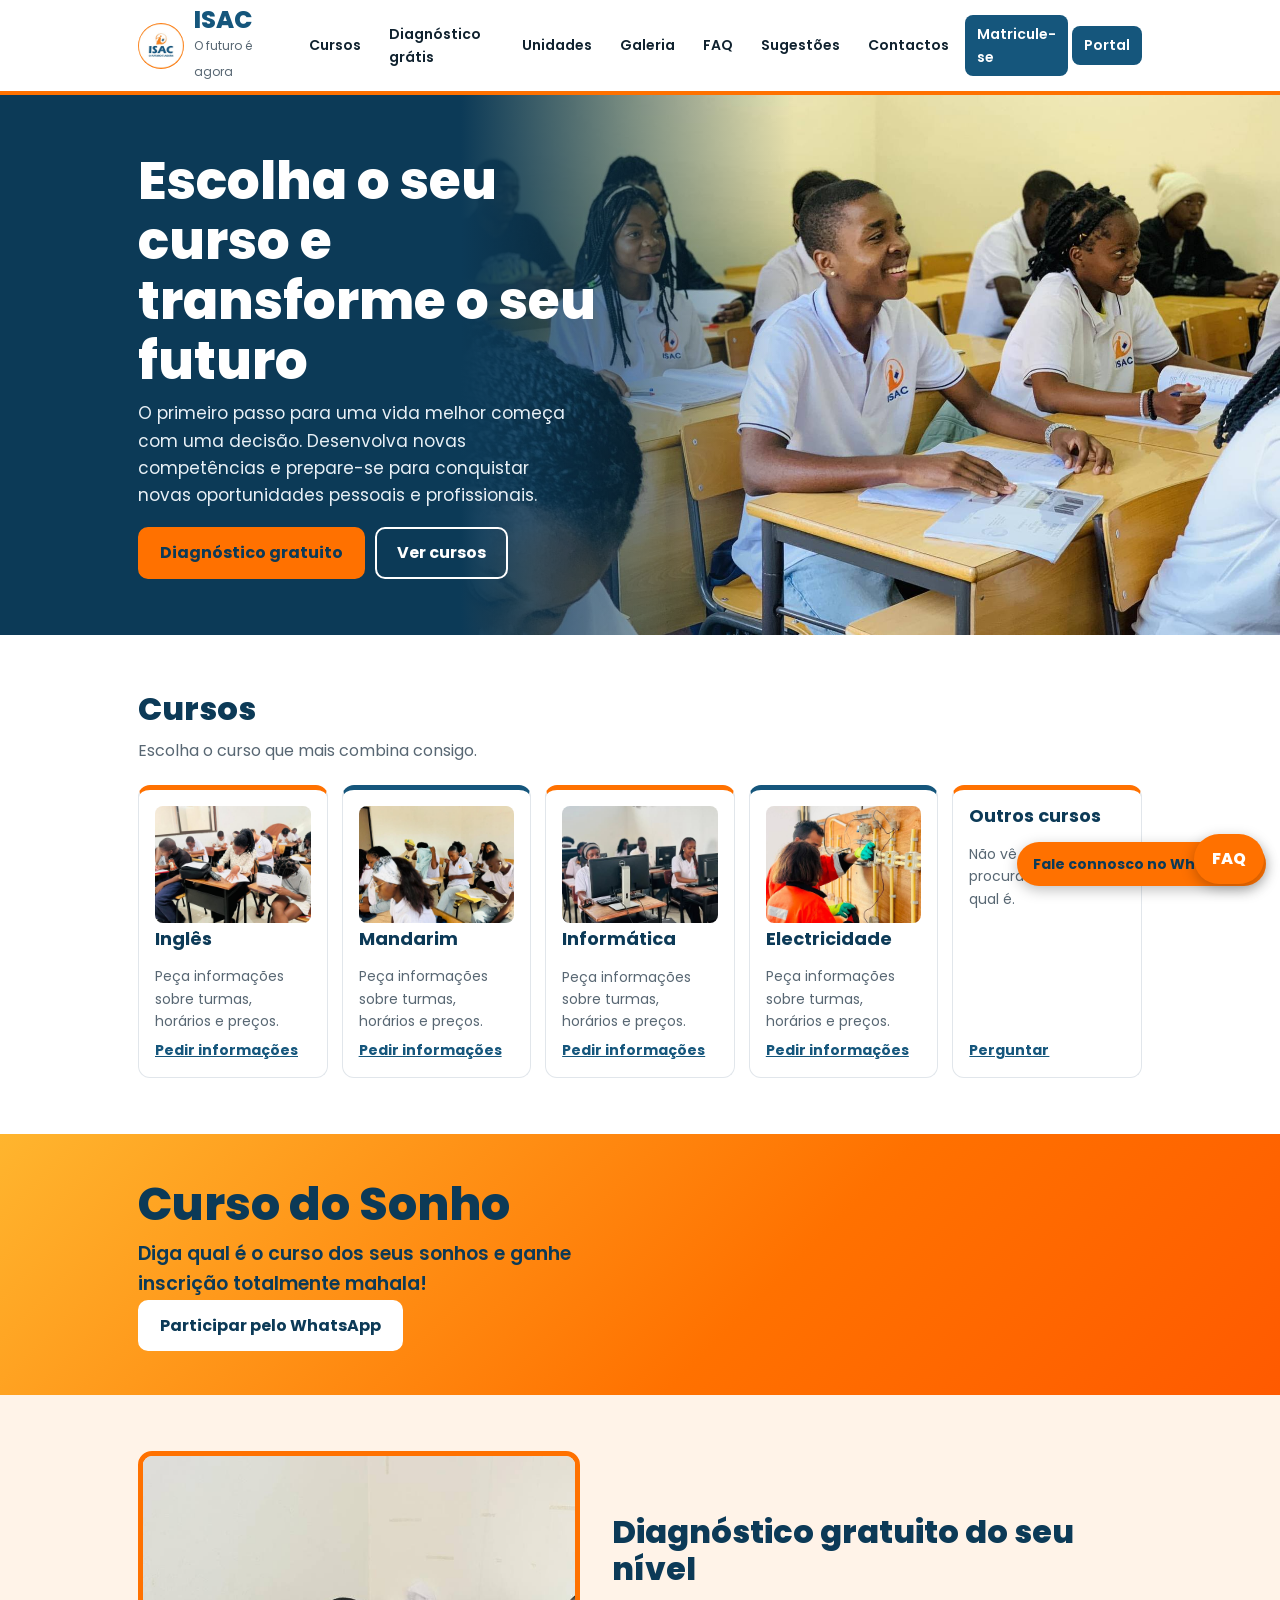
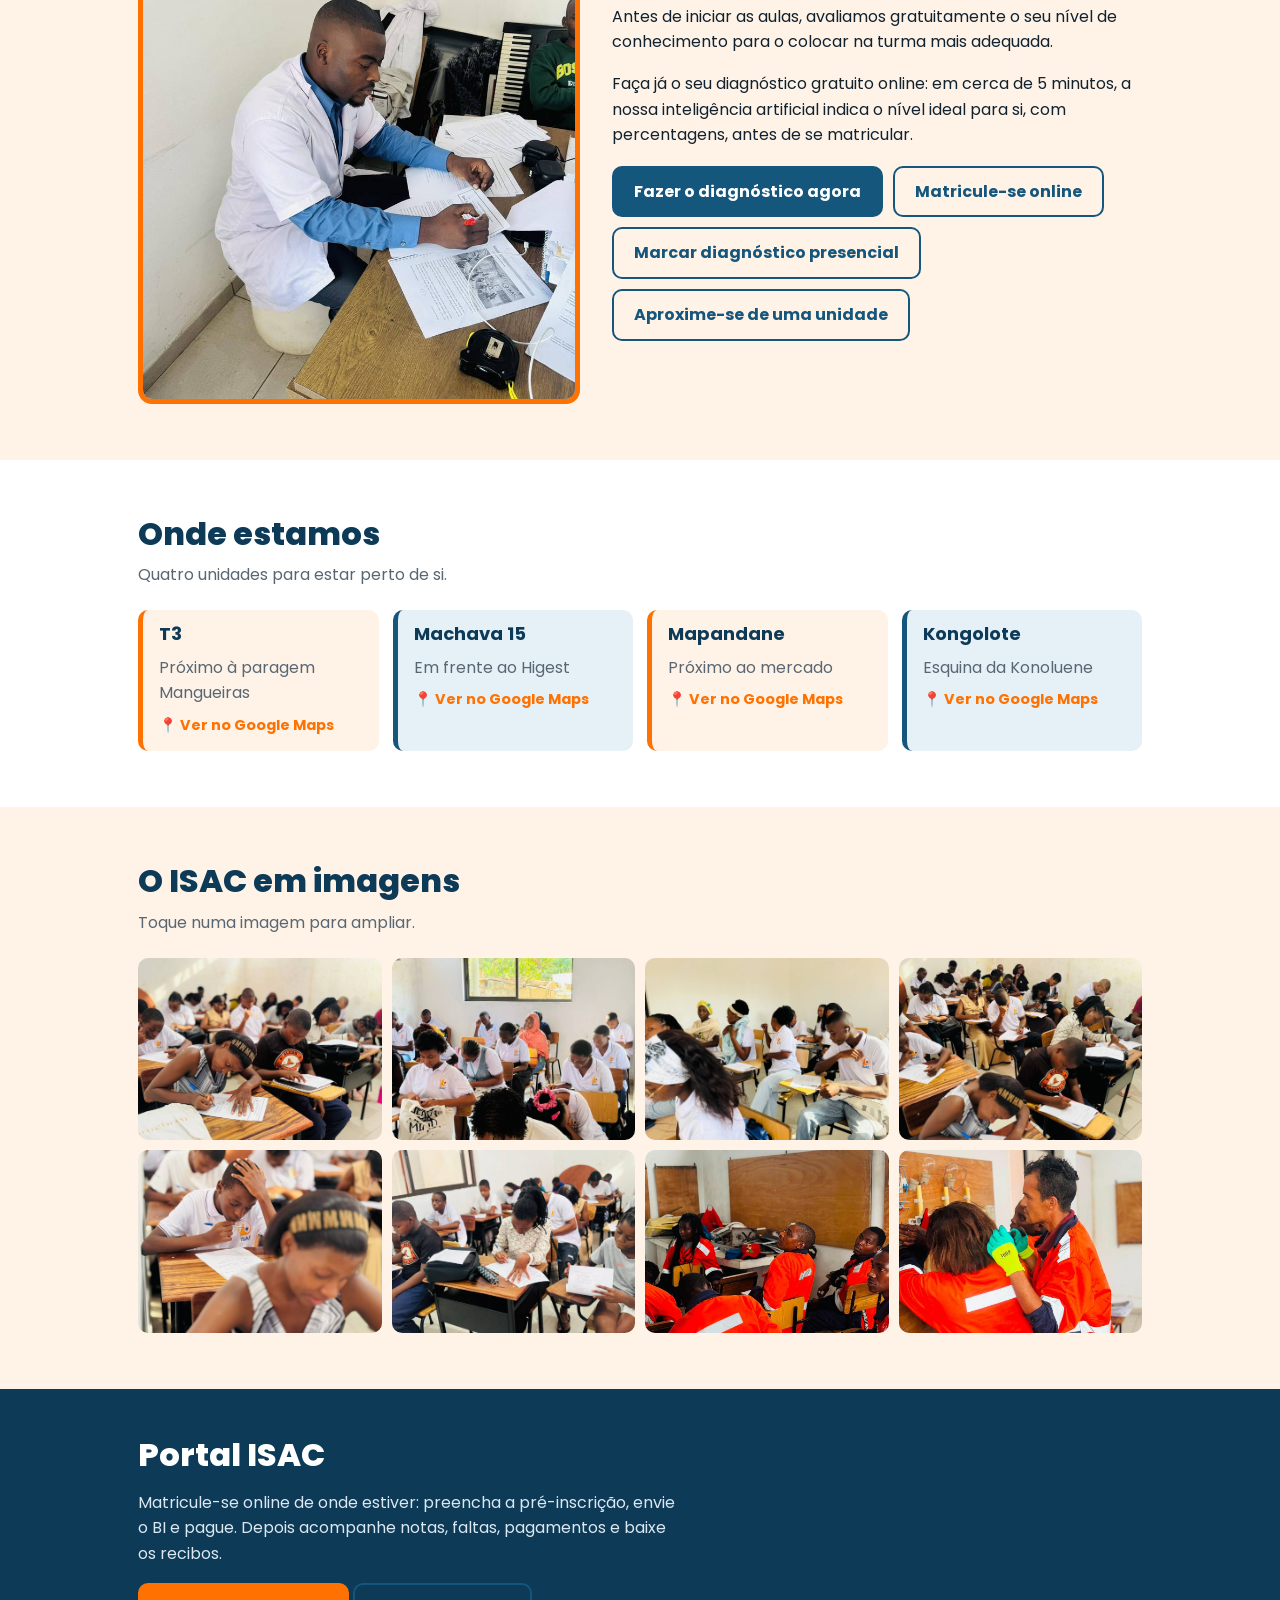
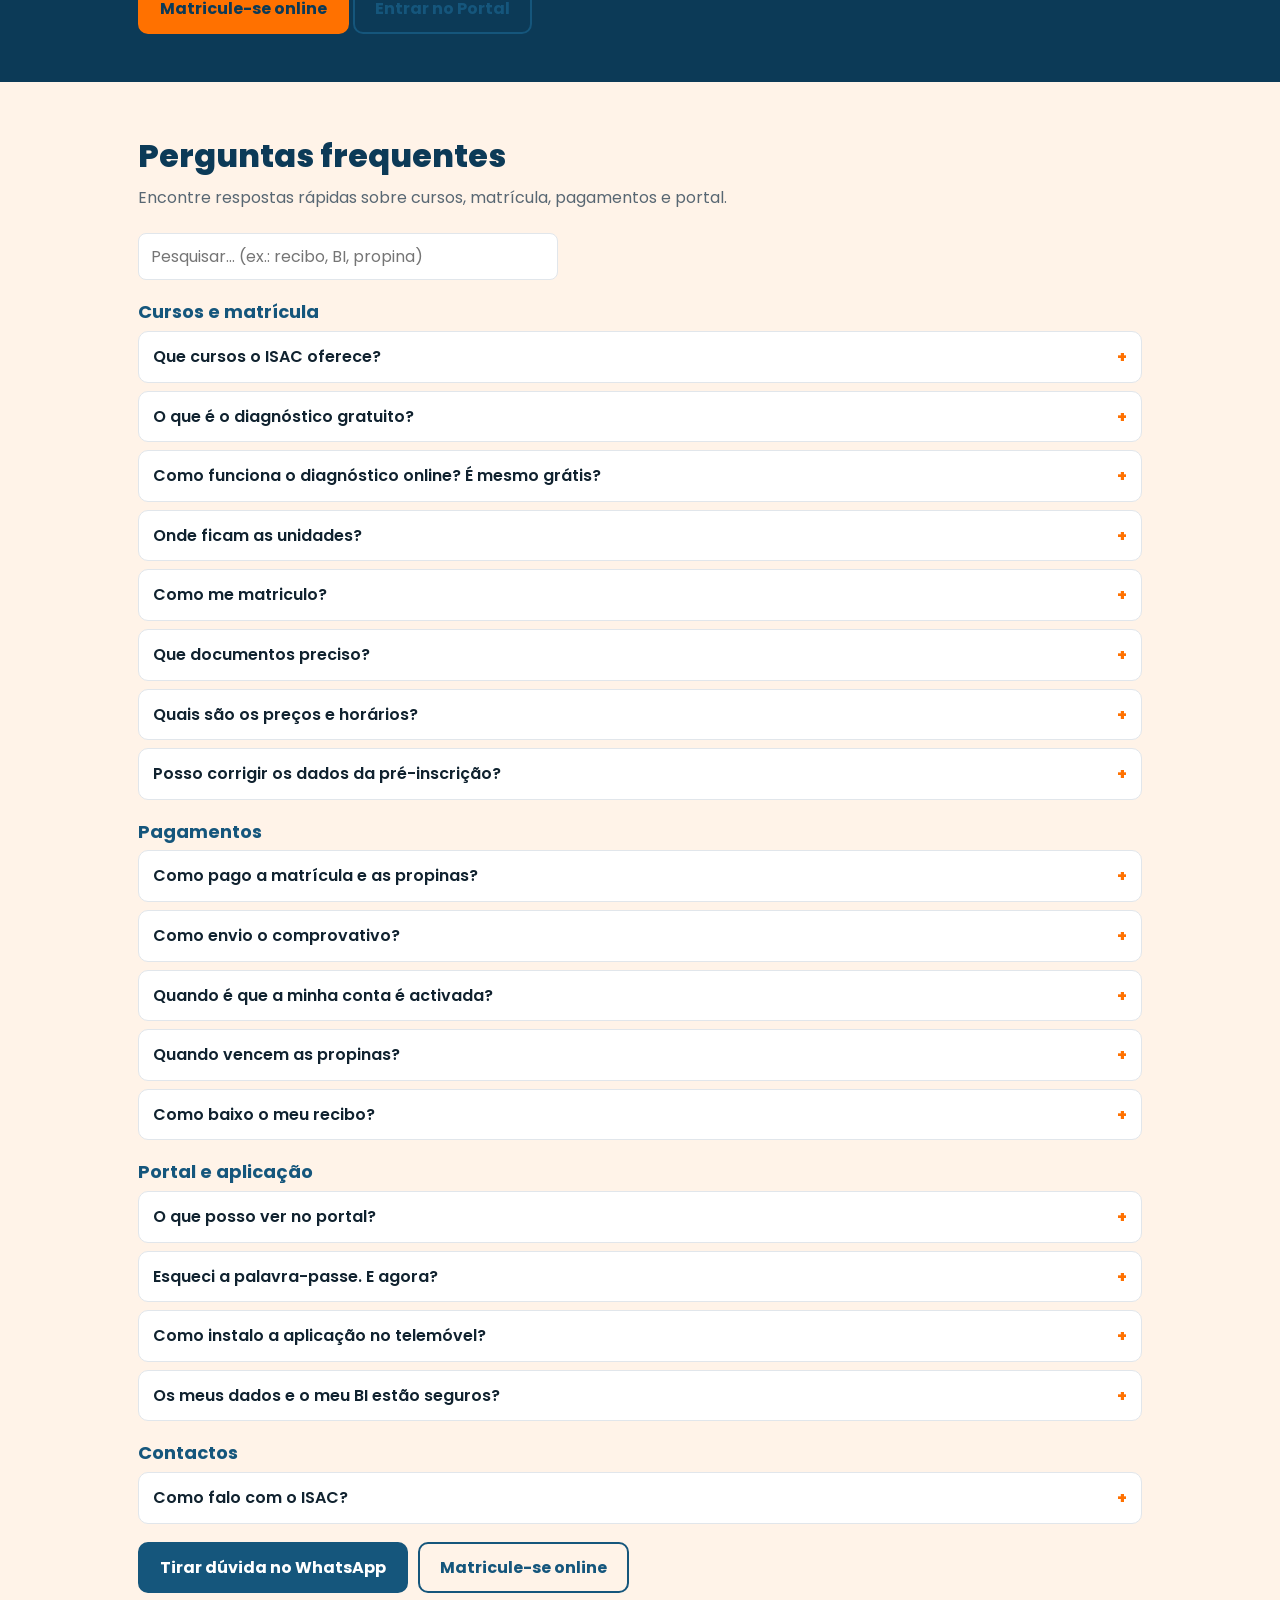
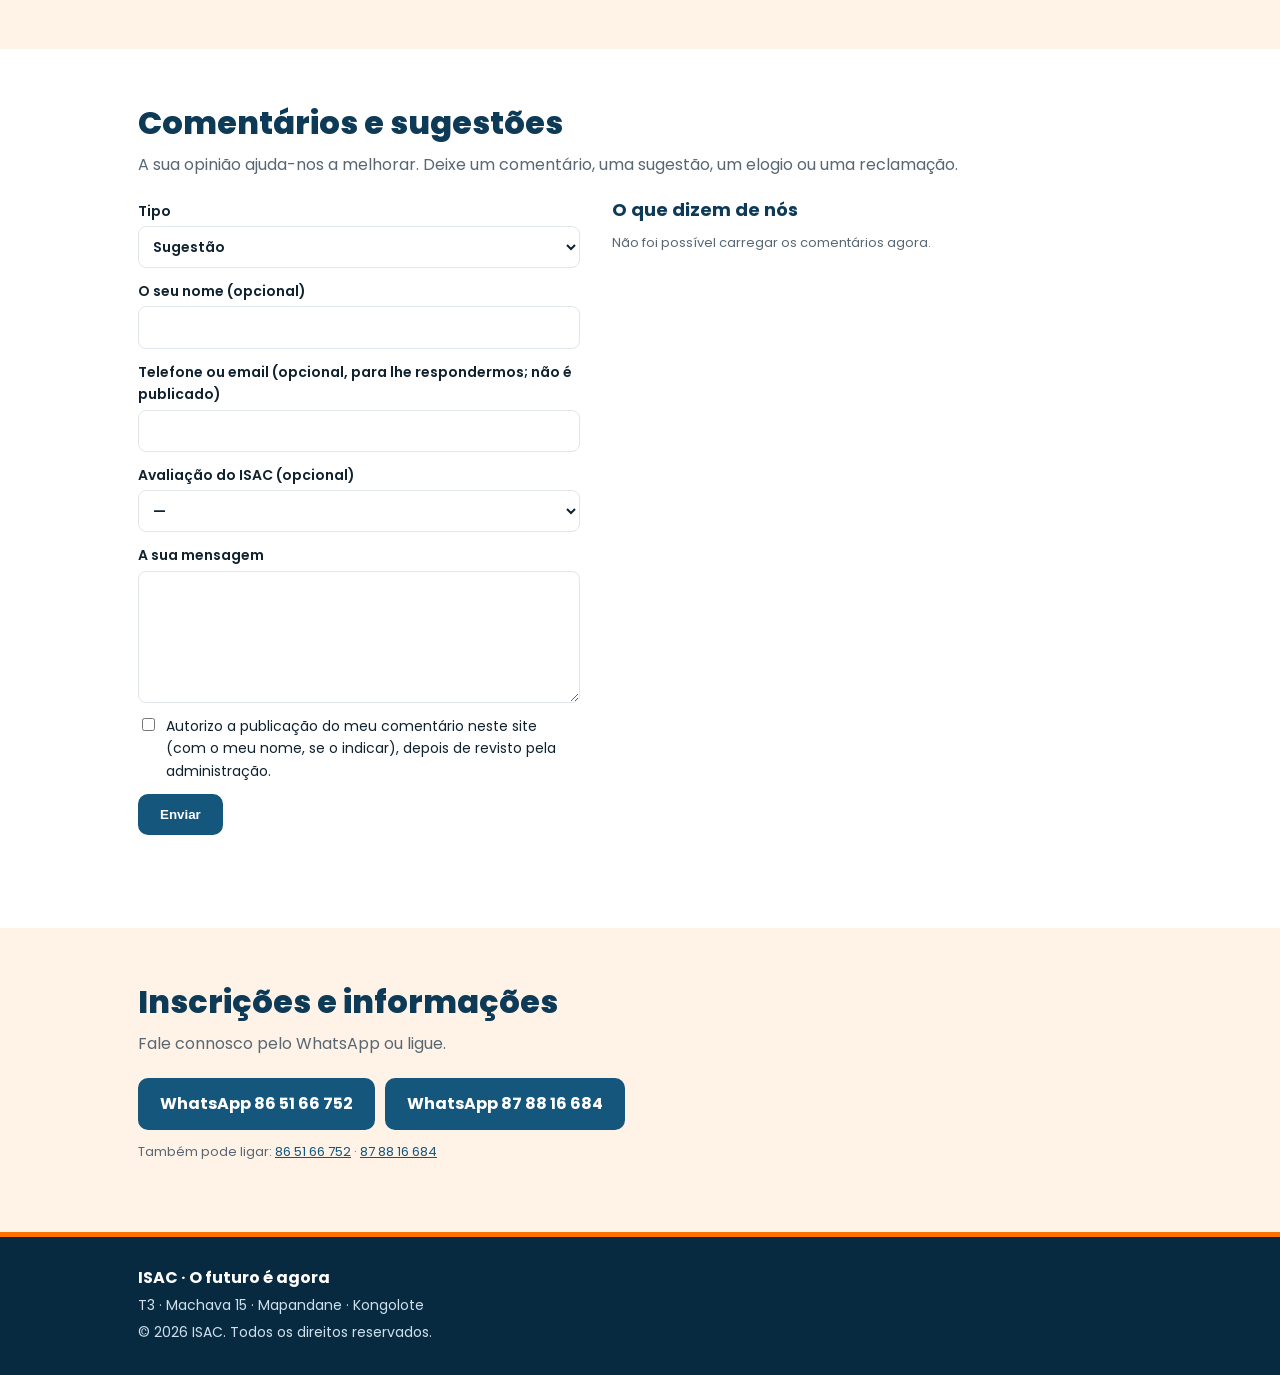
<file: index.html>
<!DOCTYPE html>
<html lang="pt">
<head>
<meta charset="utf-8">
<meta name="viewport" content="width=device-width, initial-scale=1">
<title>ISAC · Cursos de Inglês, Mandarim, Informática e Electricidade</title>
<meta name="description" content="ISAC: escolha o seu curso e transforme o seu futuro. Inglês, Mandarim, Informática, Electricidade e outros. Diagnóstico de nível gratuito. Unidades em T3, Machava 15, Mapandane e Kongolote.">
<meta name="theme-color" content="#ff7100">
<meta property="og:title" content="ISAC · O futuro é agora">
<meta property="og:description" content="Escolha o seu curso e transforme o seu futuro. Diagnóstico de nível gratuito.">
<meta property="og:image" content="img/hero.jpg">
<link rel="icon" href="img/favicon.png">
<link rel="apple-touch-icon" href="img/apple-touch-icon.png">
<link rel="manifest" href="manifest.webmanifest">
<meta name="mobile-web-app-capable" content="yes">
<meta name="apple-mobile-web-app-capable" content="yes">
<meta name="apple-mobile-web-app-title" content="ISAC">
<meta name="apple-mobile-web-app-status-bar-style" content="default">
<link rel="preconnect" href="https://fonts.googleapis.com">
<link href="https://fonts.googleapis.com/css2?family=Poppins:wght@400;600;700;800&display=swap" rel="stylesheet">
<link rel="stylesheet" href="css/style.css">
</head>
<body>
<header class="hd"><div class="hb">
  <a class="brand" href="index.html"><img src="img/logo.jpg" alt="" width="46" height="46"><span><b>ISAC</b><small>O futuro é agora</small></span></a>
  <button class="mb" aria-label="Abrir menu" aria-expanded="false" aria-controls="nav">Menu</button>
  <nav id="nav" aria-label="Principal">
    <a href="#avisos" id="navav" hidden>Avisos</a><a href="#cursos">Cursos</a><a href="diagnostico.html">Diagnóstico grátis</a><a href="#unidades">Unidades</a><a href="#galeria">Galeria</a><a href="#faq">FAQ</a><a href="#sugestoes">Sugestões</a><a href="#contactos">Contactos</a><a class="pt" href="portal.html#matricula">Matricule-se</a><a class="pt" href="portal.html">Portal</a>
  </nav>
</div></header>

<main>
<section class="hero">
  <img src="img/hero.jpg" alt="Alunos do ISAC a sorrir numa sala de aula" fetchpriority="high">
  <div class="w">
    <h1>Escolha o seu curso e transforme o seu futuro</h1>
    <p>O primeiro passo para uma vida melhor começa com uma decisão. Desenvolva novas competências e prepare-se para conquistar novas oportunidades pessoais e profissionais.</p>
    <div class="cta"><a class="btn p" href="diagnostico.html">Diagnóstico gratuito</a><a class="btn" href="#cursos">Ver cursos</a></div>
  </div>
</section>

<section class="sec soft" id="avisos" hidden><div class="w">
  <h2>Avisos</h2><p class="sub">Informações importantes do ISAC.</p>
  <div id="avlist"></div>
</div></section>

<section class="sec" id="cursos"><div class="w">
  <h2>Cursos</h2><p class="sub">Escolha o curso que mais combina consigo.</p>
  <div class="cg">
    <article class="cc"><img src="img/ingles.jpg" alt="Aluna do ISAC a fazer um teste de Inglês" loading="lazy"><h3>Inglês</h3><p>Peça informações sobre turmas, horários e preços.</p><a class="lk" href="https://wa.me/258865166752" data-c="Inglês">Pedir informações</a></article>
    <article class="cc"><img src="img/mandarim.jpg" alt="Alunos do ISAC numa aula com material de estudo" loading="lazy"><h3>Mandarim</h3><p>Peça informações sobre turmas, horários e preços.</p><a class="lk" href="https://wa.me/258865166752" data-c="Mandarim">Pedir informações</a></article>
    <article class="cc"><img src="img/informatica.jpg" alt="Alunos numa sala de informática do ISAC" loading="lazy"><h3>Informática</h3><p>Peça informações sobre turmas, horários e preços.</p><a class="lk" href="https://wa.me/258865166752" data-c="Informática">Pedir informações</a></article>
    <article class="cc"><img src="img/eletricidade.jpg" alt="Formandos de Electricidade a montar uma instalação eléctrica" loading="lazy" style="object-position:50% 58%"><h3>Electricidade</h3><p>Peça informações sobre turmas, horários e preços.</p><a class="lk" href="https://wa.me/258865166752" data-c="Electricidade">Pedir informações</a></article>
    <article class="cc"><h3>Outros cursos</h3><p>Não vê o curso que procura? Diga-nos qual é.</p><a class="lk" href="https://wa.me/258865166752" data-t="Olá, quero informações sobre outros cursos.">Perguntar</a></article>
  </div>
</div></section>

<!-- Campanha: remover este bloco quando terminar -->
<section class="dream"><div class="w">
  <h2>Curso do Sonho</h2>
  <p>Diga qual é o curso dos seus sonhos e ganhe inscrição totalmente mahala!</p>
  <a class="btn w2" href="https://wa.me/258865166752" data-t="Olá, o curso dos meus sonhos é: ">Participar pelo WhatsApp</a>
</div></section>

<section class="sec soft" id="diagnostico"><div class="w two">
  <img class="ph" src="img/diagnostico.jpg" alt="Formador do ISAC a corrigir testes de nível" loading="lazy">
  <div>
    <h2>Diagnóstico gratuito do seu nível</h2>
    <p>Antes de iniciar as aulas, avaliamos gratuitamente o seu nível de conhecimento para o colocar na turma mais adequada.</p>
    <p>Faça já o seu diagnóstico gratuito online: em cerca de 5 minutos, a nossa inteligência artificial indica o nível ideal para si, com percentagens, antes de se matricular.</p>
    <div class="cta"><a class="btn p2" href="diagnostico.html">Fazer o diagnóstico agora</a><a class="btn o2" href="portal.html#matricula">Matricule-se online</a><a class="btn o2" href="https://wa.me/258865166752" data-t="Olá, quero fazer o diagnóstico gratuito presencial.">Marcar diagnóstico presencial</a><a class="btn o2" href="#unidades">Aproxime-se de uma unidade</a></div>
  </div>
</div></section>

<section class="sec" id="unidades"><div class="w">
  <h2>Onde estamos</h2><p class="sub">Quatro unidades para estar perto de si.</p>
  <div class="ug">
    <!-- Para localização EXACTA: troque o texto depois de query= pelas coordenadas, ex.: query=-25.9123,32.4567 -->
    <a class="uc" href="https://www.google.com/maps/search/?api=1&amp;query=4G4P%2B52G+Matola%2C+Mo%C3%A7ambique" target="_blank" rel="noopener" aria-label="Abrir ISAC T3 no Google Maps"><h3>T3</h3><p>Próximo à paragem Mangueiras</p><span class="mp">📍 Ver no Google Maps</span></a>
    <a class="uc" href="https://www.google.com/maps/search/?api=1&amp;query=3FG8%2BC8V+Matola%2C+Mo%C3%A7ambique" target="_blank" rel="noopener" aria-label="Abrir ISAC Machava 15 no Google Maps"><h3>Machava 15</h3><p>Em frente ao Higest</p><span class="mp">📍 Ver no Google Maps</span></a>
    <a class="uc" href="https://www.google.com/maps/search/?api=1&amp;query=ISAC+Mapandane+Matola+Mo%C3%A7ambique" target="_blank" rel="noopener" aria-label="Abrir ISAC Mapandane no Google Maps"><h3>Mapandane</h3><p>Próximo ao mercado</p><span class="mp">📍 Ver no Google Maps</span></a>
    <a class="uc" href="https://www.google.com/maps/search/?api=1&amp;query=ISAC+Kongolote+Konoluene+Matola+Mo%C3%A7ambique" target="_blank" rel="noopener" aria-label="Abrir ISAC Kongolote no Google Maps"><h3>Kongolote</h3><p>Esquina da Konoluene</p><span class="mp">📍 Ver no Google Maps</span></a>
  </div>
</div></section>

<section class="sec soft" id="galeria"><div class="w">
  <h2>O ISAC em imagens</h2><p class="sub">Toque numa imagem para ampliar.</p>
  <div class="gg">
    <button data-i="1"><img src="img/galeria-1.jpg" alt="Alunos a fazer um teste de nível" loading="lazy"></button>
    <button data-i="2"><img src="img/galeria-2.jpg" alt="Sala de aula cheia de alunos com a t-shirt do ISAC" loading="lazy"></button>
    <button data-i="3"><img src="img/galeria-3.jpg" alt="Alunos a conversar na sala de aula" loading="lazy"></button>
    <button data-i="4"><img src="img/galeria-4.jpg" alt="Turma concentrada a resolver um teste" loading="lazy"></button>
    <button data-i="5"><img src="img/galeria-5.jpg" alt="Aluno pensativo a resolver um teste" loading="lazy"></button>
    <button data-i="6"><img src="img/galeria-6.jpg" alt="Alunos a escrever num teste" loading="lazy"></button>
    <button data-i="7"><img src="img/galeria-7.jpg" alt="Formandos de Electricidade em sala de aula, com fato de trabalho" loading="lazy" style="object-position:50% 40%"></button>
    <button data-i="8"><img src="img/galeria-8.jpg" alt="Formandos de Electricidade a praticar numa placa de instalação" loading="lazy" style="object-position:50% 45%"></button>
  </div>
</div></section>

<section class="blue"><div class="w">
  <h2>Portal ISAC</h2>
  <p>Matricule-se online de onde estiver: preencha a pré-inscrição, envie o BI e pague. Depois acompanhe notas, faltas, pagamentos e baixe os recibos.</p>
  <a class="btn p" href="portal.html#matricula">Matricule-se online</a> <a class="btn o2" href="portal.html">Entrar no Portal</a>
</div></section>

<section class="sec soft" id="faq"><div class="w">
  <h2>Perguntas frequentes</h2><p class="sub">Encontre respostas rápidas sobre cursos, matrícula, pagamentos e portal.</p>
  <label class="faqs"><span class="sr">Pesquisar nas perguntas</span><input type="search" id="faqq" placeholder="Pesquisar… (ex.: recibo, BI, propina)" autocomplete="off"></label>
  <div id="faql">
    <h3 class="fqh">Cursos e matrícula</h3>
    <details class="fq"><summary>Que cursos o ISAC oferece?</summary><p>Inglês, Mandarim, Informática e Electricidade. Não vê o curso que procura? Diga-nos qual é pelo WhatsApp e informamos se é possível.</p></details>
    <details class="fq"><summary>O que é o diagnóstico gratuito?</summary><p>Antes de iniciar as aulas avaliamos, sem custos, o seu nível de conhecimento para o colocar na turma mais adequada. Pode fazer o teste online agora, sem conta e sem pagar (Inglês, Mandarim, Informática ou Electricidade), ou marcar o diagnóstico presencial pelo WhatsApp ou numa das nossas unidades.</p></details>
    <details class="fq"><summary>Como funciona o diagnóstico online? É mesmo grátis?</summary><p>Sim, é grátis e não precisa de conta. Escolha o curso e responda a cerca de 8 a 14 perguntas que se adaptam às suas respostas. No fim vê o nível recomendado e a probabilidade de cada nível, com uma análise personalizada. Se não souber uma pergunta, escolha “Não sei”. É uma orientação: o formador confirma o nível na primeira aula.</p></details>
    <details class="fq"><summary>Onde ficam as unidades?</summary><p>T3 (próximo à paragem Mangueiras), Machava 15 (em frente ao Higest), Mapandane (próximo ao mercado) e Kongolote (esquina da Konoluene). Na secção Unidades, toque no cartão para abrir a localização no Google Maps.</p></details>
    <details class="fq"><summary>Como me matriculo?</summary><p>Pode fazer tudo online: toque em “Matricule-se online”, crie a sua conta e preencha a pré-inscrição com os seus dados e o BI. Depois pague e envie o comprovativo pelo WhatsApp. Quando a administração confirmar o pagamento, a sua conta é activada. Se preferir, pode também matricular-se numa das unidades.</p></details>
    <details class="fq"><summary>Que documentos preciso?</summary><p>Uma fotografia nítida ou PDF do BI (até 5 MB, em JPG, PNG ou PDF). Se tiver menos de 18 anos, indique também o nome e o telefone do encarregado de educação.</p></details>
    <details class="fq"><summary>Quais são os preços e horários?</summary><p>Variam de acordo com o curso e a turma. Ao escolher o curso na pré-inscrição aparecem a taxa de matrícula e a propina mensal, e pode indicar a turma ou o horário preferido. Para outras dúvidas, fale connosco pelo WhatsApp.</p></details>
    <details class="fq"><summary>Posso corrigir os dados da pré-inscrição?</summary><p>Sim. Enquanto a conta estiver pendente, entre no portal e toque em “Corrigir os meus dados”. Se a pré-inscrição for devolvida, o motivo aparece no ecrã: corrija e envie de novo.</p></details>
    <h3 class="fqh">Pagamentos</h3>
    <details class="fq"><summary>Como pago a matrícula e as propinas?</summary><p>Por M-Pesa, e-Mola, mKesh ou transferência bancária. Os dados para pagamento aparecem no portal, na área de pagamentos, ou são enviados pela secretaria no WhatsApp.</p></details>
    <details class="fq"><summary>Como envio o comprovativo?</summary><p>Depois de pagar, toque em “Enviar comprovativo pelo WhatsApp” no portal. A mensagem já vai preenchida com os seus dados; basta anexar a imagem ou o PDF do comprovativo.</p></details>
    <details class="fq"><summary>Quando é que a minha conta é activada?</summary><p>Depois de a administração receber o comprovativo e confirmar o pagamento. Até lá, a conta fica pendente. Toque em “Verificar se já fui activado” para ver o estado.</p></details>
    <details class="fq"><summary>Quando vencem as propinas?</summary><p>As propinas mensais vencem no dia 10 de cada mês. No portal vê o que falta pagar e as prestações em atraso.</p></details>
    <details class="fq"><summary>Como baixo o meu recibo?</summary><p>Entre no portal, abra “Pagamentos” e toque em “Baixar recibo” no pagamento pretendido. Na janela que abre, escolha “Guardar como PDF” (ou imprima).</p></details>
    <h3 class="fqh">Portal e aplicação</h3>
    <details class="fq"><summary>O que posso ver no portal?</summary><p>Os alunos veem notas, faltas, pagamentos e recibos. Os formadores lançam notas e faltas das suas turmas.</p></details>
    <details class="fq"><summary>Esqueci a palavra-passe. E agora?</summary><p>Na página de entrada do portal, toque em “Esqueci a palavra-passe” e escreva o seu email. Enviamos uma ligação para criar uma nova.</p></details>
    <details class="fq"><summary>Como instalo a aplicação no telemóvel?</summary><p>No Android (Chrome): toque em “Instalar app” no portal ou no menu do navegador e escolha “Instalar aplicação”. No iPhone (Safari): toque em Partilhar e depois em “Adicionar ao ecrã principal”.</p></details>
    <details class="fq"><summary>Os meus dados e o meu BI estão seguros?</summary><p>O BI fica guardado num espaço privado e só a administração do ISAC o vê. É usado apenas para a matrícula.</p></details>
    <h3 class="fqh">Contactos</h3>
    <details class="fq"><summary>Como falo com o ISAC?</summary><p>Pelo WhatsApp ou telefone: 86 51 66 752 e 87 88 16 684. Pode também visitar uma das nossas unidades.</p></details>
  </div>
  <p id="faqn" class="note" hidden>Nenhuma pergunta encontrada. Fale connosco pelo WhatsApp.</p>
  <div class="cta"><a class="btn p2" href="https://wa.me/258865166752" data-t="Olá, tenho uma dúvida.">Tirar dúvida no WhatsApp</a><a class="btn o2" href="portal.html#matricula">Matricule-se online</a></div>
</div></section>

<section class="sec" id="sugestoes"><div class="w">
  <h2>Comentários e sugestões</h2><p class="sub">A sua opinião ajuda-nos a melhorar. Deixe um comentário, uma sugestão, um elogio ou uma reclamação.</p>
  <div class="two sg">
    <form id="sugf" class="fm" novalidate>
      <label>Tipo<select name="tipo"><option value="sugestao">Sugestão</option><option value="comentario">Comentário</option><option value="elogio">Elogio</option><option value="reclamacao">Reclamação</option></select></label>
      <label>O seu nome (opcional)<input name="nome" maxlength="60" autocomplete="name"></label>
      <label>Telefone ou email (opcional, para lhe respondermos; não é publicado)<input name="contacto" maxlength="80" autocomplete="off"></label>
      <label>Avaliação do ISAC (opcional)<select name="aval"><option value="">—</option><option value="5">★★★★★ Excelente</option><option value="4">★★★★ Muito bom</option><option value="3">★★★ Bom</option><option value="2">★★ Regular</option><option value="1">★ Fraco</option></select></label>
      <label>A sua mensagem<textarea name="msg" rows="5" minlength="10" maxlength="1000" required></textarea></label>
      <label class="sr" aria-hidden="true">Não preencha<input name="site" tabindex="-1" autocomplete="off"></label>
      <label class="chk"><input type="checkbox" name="pub"> Autorizo a publicação do meu comentário neste site (com o meu nome, se o indicar), depois de revisto pela administração.</label>
      <div><button class="btn p2" type="submit">Enviar</button></div>
      <p id="sugm" class="note" role="status" aria-live="polite"></p>
    </form>
    <div>
      <h3 class="h3" style="margin-top:0">O que dizem de nós</h3>
      <div id="comlist"><p class="mu">A carregar…</p></div>
    </div>
  </div>
</div></section>

<section class="sec soft" id="contactos"><div class="w">
  <h2>Inscrições e informações</h2><p class="sub">Fale connosco pelo WhatsApp ou ligue.</p>
  <div class="cta">
    <a class="btn p2" href="https://wa.me/258865166752">WhatsApp 86 51 66 752</a>
    <a class="btn p2" href="https://wa.me/258878816684">WhatsApp 87 88 16 684</a>
  </div>
  <p class="note">Também pode ligar: <a href="tel:+258865166752">86 51 66 752</a> · <a href="tel:+258878816684">87 88 16 684</a></p>
</div></section>
</main>

<footer class="ft"><div class="w">
  <b>ISAC · O futuro é agora</b>
  <p>T3 · Machava 15 · Mapandane · Kongolote</p>
  <p>© <span id="yr">2026</span> ISAC. Todos os direitos reservados.</p>
</div></footer>
<a class="faqfab" href="#faq" aria-label="Perguntas frequentes (FAQ)">FAQ</a>

<a class="wa" href="https://wa.me/258865166752">Fale connosco no WhatsApp</a>
<dialog id="lb"><img alt=""><button class="x">Fechar</button></dialog>
<script src="js/config.js"></script>
<script src="js/main.js"></script>
<script src="js/pwa.js"></script>
</body>
</html>
</file>
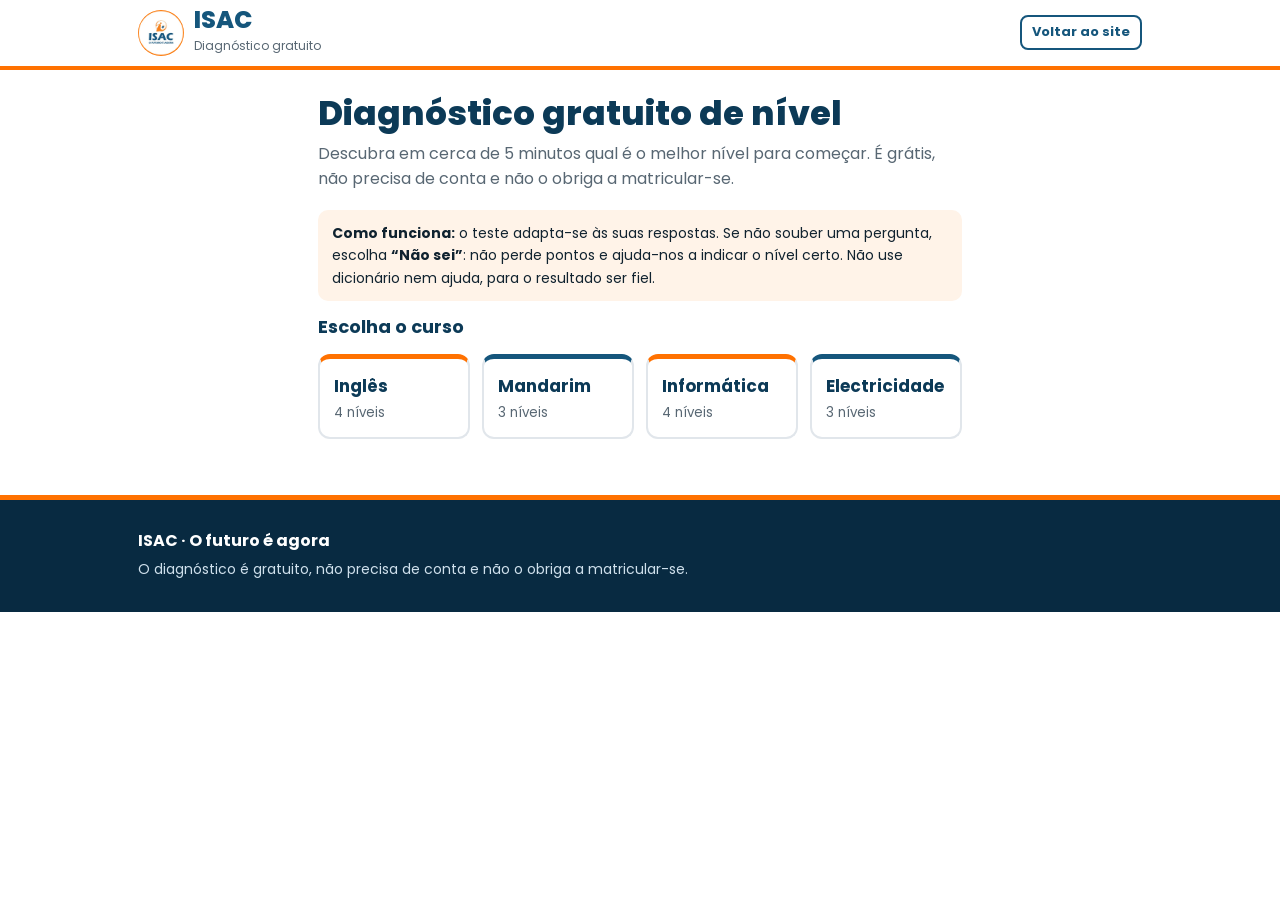
<file: diagnostico.html>
<!DOCTYPE html>
<html lang="pt">
<head>
<meta charset="utf-8">
<meta name="viewport" content="width=device-width, initial-scale=1">
<title>Diagnóstico gratuito de nível · ISAC</title>
<meta name="description" content="Faça o diagnóstico gratuito do ISAC: em cerca de 5 minutos descobre o nível ideal para começar em Inglês, Mandarim, Informática ou Electricidade.">
<meta name="theme-color" content="#ff7100">
<link rel="icon" href="img/favicon.png">
<link rel="apple-touch-icon" href="img/apple-touch-icon.png">
<link rel="manifest" href="manifest.webmanifest">
<link rel="preconnect" href="https://fonts.googleapis.com">
<link href="https://fonts.googleapis.com/css2?family=Poppins:wght@400;600;700;800&display=swap" rel="stylesheet">
<link rel="stylesheet" href="css/style.css">
</head>
<body>
<header class="hd"><div class="hb">
  <a class="brand" href="index.html"><img src="img/logo.jpg" alt="" width="46" height="46"><span><b>ISAC</b><small>Diagnóstico gratuito</small></span></a>
  <a class="btn o2 sm" href="index.html">Voltar ao site</a>
</div></header>
<main class="w dg"><div id="dg" aria-live="polite"><noscript><p>Este teste precisa de JavaScript activo no navegador.</p></noscript></div></main>
<footer class="ft"><div class="w"><b>ISAC · O futuro é agora</b><p>O diagnóstico é gratuito, não precisa de conta e não o obriga a matricular-se.</p></div></footer>
<script src="js/config.js"></script>
<script src="js/banco.js"></script>
<script src="js/motor.js"></script>
<script src="js/diagnostico.js"></script>
<script src="js/pwa.js"></script>
</body>
</html>
</file>
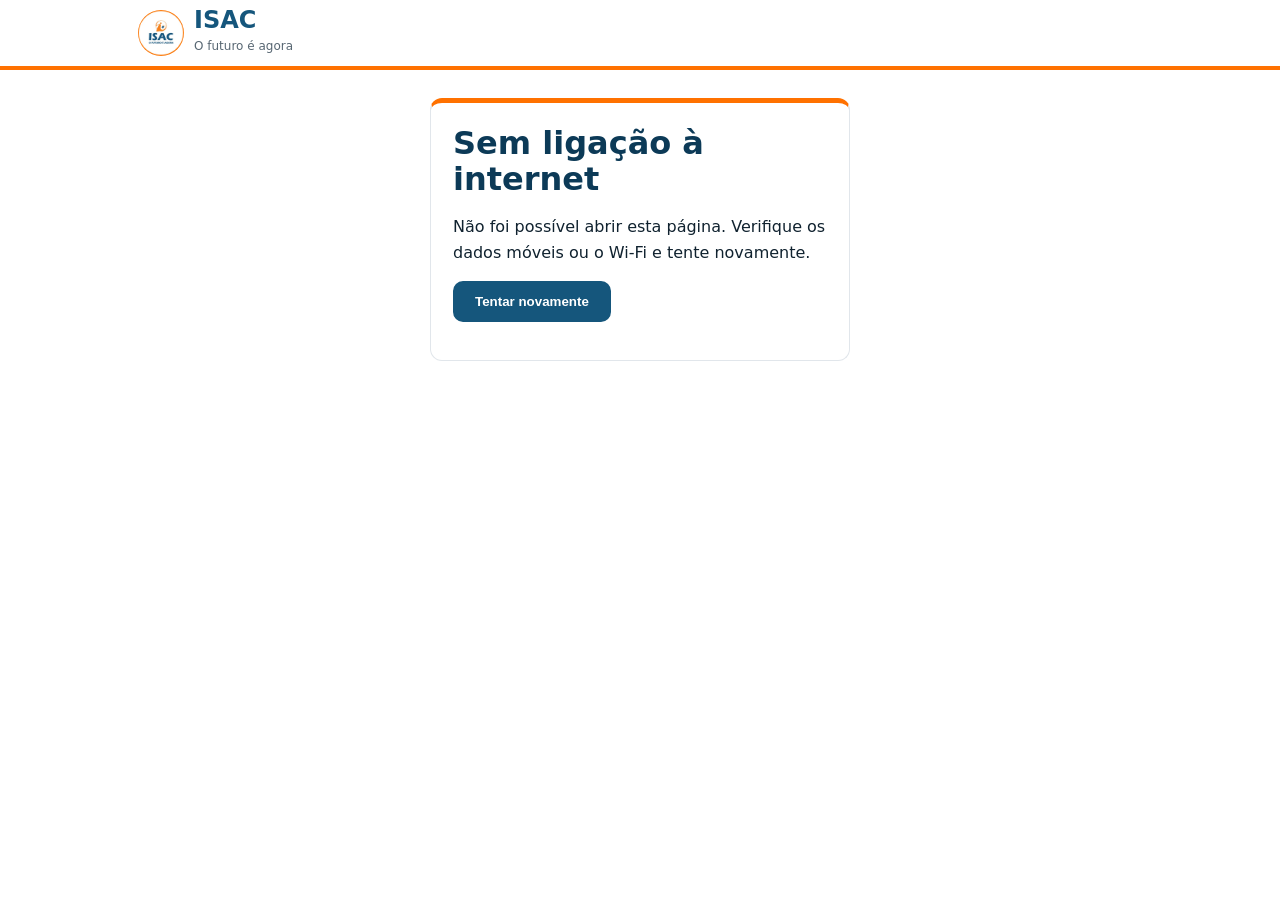
<file: offline.html>
<!DOCTYPE html>
<html lang="pt">
<head>
<meta charset="utf-8">
<meta name="viewport" content="width=device-width, initial-scale=1">
<title>Sem ligação · ISAC</title>
<meta name="robots" content="noindex">
<meta name="theme-color" content="#ff7100">
<link rel="icon" href="img/favicon.png">
<link rel="stylesheet" href="css/style.css">
</head>
<body>
<header class="hd"><div class="hb">
  <a class="brand" href="index.html"><img src="img/logo.jpg" alt="" width="46" height="46"><span><b>ISAC</b><small>O futuro é agora</small></span></a>
</div></header>
<main class="w">
  <div class="login">
    <h2>Sem ligação à internet</h2>
    <p>Não foi possível abrir esta página. Verifique os dados móveis ou o Wi-Fi e tente novamente.</p>
    <p><button class="btn p2" type="button" onclick="location.reload()">Tentar novamente</button></p>
  </div>
</main>
</body>
</html>
</file>
<file: css/style.css>
:root{--bg:#fff;--soft:#fff3e8;--card:#fff;--tx:#10222f;--mu:#586773;--br:#e1e6eb;--ac:#15567c;--acd:#0c3a57;--on:#fff;--or:#ff7100;--acs:#e6f0f7;--bad:#b42318;--bads:#fdeceb;--ok:#067647;--oks:#e4f5ec}
*{box-sizing:border-box}
html{scroll-behavior:smooth;scroll-padding-top:80px}
body{margin:0;background:var(--bg);color:var(--tx);font:16px/1.6 Poppins,system-ui,-apple-system,"Segoe UI",Roboto,sans-serif}
img{max-width:100%;display:block}
a{color:var(--ac)}
h1,h2,h3{line-height:1.15;margin:0 0 10px}
h2{font-size:clamp(24px,4vw,32px);font-weight:800;color:var(--acd)}
h3{font-size:18px;font-weight:700;color:var(--acd)}
.w{max-width:1040px;margin:0 auto;padding:0 18px}
:focus-visible{outline:3px solid var(--or);outline-offset:2px}
.hd{position:sticky;top:0;z-index:10;background:#fff;border-bottom:4px solid var(--or)}
.hb{max-width:1040px;margin:0 auto;display:flex;align-items:center;justify-content:space-between;gap:12px;padding:8px 18px}
.brand{display:flex;align-items:center;gap:10px;text-decoration:none;color:var(--ac)}
.brand img{width:46px;height:46px;border-radius:50%}
.brand b{display:block;font-size:24px;font-weight:800;line-height:1}
.brand small{font-size:12px;color:var(--mu)}
#nav{display:flex;gap:4px;align-items:center}
#nav a{padding:8px 12px;border-radius:8px;color:var(--tx);text-decoration:none;font-weight:600;font-size:14px}
#nav a:hover{background:var(--acs)}
#nav a.pt{background:var(--ac);color:#fff}
.mb{display:none;border:2px solid var(--ac);background:#fff;color:var(--ac);font-weight:600;font-size:14px;font-family:inherit;padding:7px 14px;border-radius:8px;cursor:pointer}
@media(max-width:780px){.mb{display:block}#nav{display:none;position:absolute;left:0;right:0;top:100%;background:#fff;flex-direction:column;align-items:stretch;padding:8px 18px 14px;border-bottom:4px solid var(--or)}#nav.open{display:flex}}
.btn{display:inline-block;border:2px solid #fff;color:#fff;background:transparent;padding:11px 20px;border-radius:10px;font-weight:700;text-decoration:none;cursor:pointer}
.btn.p{background:var(--or);border-color:var(--or);color:var(--acd)}
.btn.p2{background:var(--ac);border-color:var(--ac);color:#fff}
.btn.o2{border-color:var(--ac);color:var(--ac)}
.btn.w2{background:#fff;border-color:#fff;color:var(--acd)}
.cta{display:flex;flex-wrap:wrap;gap:10px;margin-top:18px}
.hero{position:relative;min-height:480px;display:flex;align-items:center;color:#fff;background:var(--acd);overflow:hidden}
.hero>img{position:absolute;inset:0;width:100%;height:100%;object-fit:cover;object-position:60% 30%}
.hero:before{content:"";position:absolute;inset:0;z-index:1;background:linear-gradient(90deg,rgba(12,58,87,.95) 0%,rgba(12,58,87,.8) 45%,rgba(12,58,87,.12) 100%)}
.hero .w{width:100%;position:relative;z-index:2;padding-top:56px;padding-bottom:56px}
.hero h1{font-size:clamp(30px,5.5vw,52px);font-weight:800;max-width:14em}
.hero p{max-width:32em;font-size:17px;color:#e8f0f6;margin:0}
@media(min-width:781px){.hero>img{left:auto;right:0;width:64%;object-position:50% 18%}.hero:before{background:linear-gradient(90deg,var(--acd) 0%,var(--acd) 36%,rgba(12,58,87,0) 62%)}.hero h1{max-width:9.5em}.hero p{max-width:26em}}
@media(max-width:780px){.hero:before{background:rgba(12,58,87,.84)}}
.sec{padding:56px 0}
.sec.soft{background:var(--soft)}
.sub{color:var(--mu);margin:0 0 22px}
.cg,.ug{display:grid;grid-template-columns:repeat(auto-fit,minmax(180px,1fr));gap:14px}
.cc{background:#fff;border:1px solid var(--br);border-top:5px solid var(--or);border-radius:12px;padding:16px;display:flex;flex-direction:column;gap:6px}
.cc:nth-child(even){border-top-color:var(--ac)}
.cc img{width:100%;aspect-ratio:4/3;object-fit:cover;border-radius:8px}
.cc p{margin:0;color:var(--mu);font-size:14px;flex:1}
.lk{font-weight:700;font-size:14px}
.dream{background:linear-gradient(135deg,#ffb52e,#ff7100 60%,#ff5a00);color:var(--acd);padding:44px 0}
.dream h2{font-size:clamp(30px,6vw,46px);margin:0}
.dream p{font-size:19px;font-weight:600;margin:8px 0 0;max-width:26em}
.two{display:grid;grid-template-columns:1fr 1.2fr;gap:32px;align-items:center}
.ph{width:100%;aspect-ratio:4/5;object-fit:cover;border-radius:14px;border:5px solid var(--or)}
@media(max-width:780px){.two{grid-template-columns:1fr}.ph{aspect-ratio:4/3;object-position:50% 25%}}
.uc{background:var(--acs);border-left:5px solid var(--ac);border-radius:10px;padding:14px 16px}
.uc:nth-child(odd){background:var(--soft);border-left-color:var(--or)}
.uc p{margin:0;color:var(--mu)}
a.uc{display:block;text-decoration:none;color:inherit;transition:transform .15s,box-shadow .15s}
a.uc:hover,a.uc:focus-visible{transform:translateY(-2px);box-shadow:0 4px 12px rgba(0,0,0,.12)}
.uc .mp{display:inline-block;margin-top:8px;font-weight:700;font-size:.9rem;color:var(--or)}
.gg{display:grid;grid-template-columns:repeat(auto-fill,minmax(230px,1fr));gap:10px}
.gg button{padding:0;border:0;background:none;cursor:zoom-in;border-radius:10px;overflow:hidden}
.gg img{width:100%;aspect-ratio:4/3;object-fit:cover;transition:transform .25s}
.gg button:hover img{transform:scale(1.04)}
#lb{border:0;padding:0;background:transparent;max-width:min(94vw,1100px)}
#lb::backdrop{background:rgba(6,25,38,.85)}
#lb img{max-height:82vh;width:auto;margin:0 auto;border-radius:10px}
#lb .x{display:block;margin:10px auto 0;padding:9px 18px;border:0;border-radius:8px;background:var(--or);color:var(--acd);font-weight:700;font-size:15px;font-family:inherit;cursor:pointer}
.blue{background:var(--acd);color:#fff;padding:48px 0}
.blue h2{color:#fff}
.blue p{max-width:34em;color:#dbe8f1}
.note{margin-top:16px;color:var(--mu);font-size:14px}
.ft{background:#082a41;color:#cfe0ec;padding:28px 0;font-size:14px;border-top:5px solid var(--or)}
.ft b{color:#fff;font-size:16px}
.ft p{margin:4px 0}
.wa{position:fixed;right:14px;bottom:calc(14px + env(safe-area-inset-bottom,0px));z-index:9;background:var(--or);color:var(--acd);font-weight:700;font-size:14px;padding:11px 16px;border-radius:99px;text-decoration:none;box-shadow:0 4px 14px rgba(0,0,0,.25)}
@media(prefers-reduced-motion:reduce){html{scroll-behavior:auto}.gg img{transition:none}}

/* Portal (protótipo) */
.bar{display:flex;flex-wrap:wrap;align-items:center;gap:12px;margin-bottom:14px}
select,input{font:inherit;color:var(--tx);background:var(--card);border:1px solid var(--br);border-radius:6px;padding:6px 8px}
input[type=number]{width:74px}
.pill{border-radius:99px;padding:2px 12px;font-size:13px;background:var(--acs)}
.pill.ok{background:var(--oks);color:var(--ok)}
.pill.wr{background:var(--bads);color:var(--bad)}
.kpis{display:grid;grid-template-columns:repeat(auto-fit,minmax(150px,1fr));gap:12px;margin-bottom:16px}
.k{background:var(--card);border:1px solid var(--br);border-radius:10px;padding:12px 14px;border-top:3px solid var(--or)}
.k b{display:block;font:800 28px "Bricolage Grotesque",system-ui,sans-serif;color:var(--ac)}
.k span,.mu,.note{color:var(--mu);font-size:13px}
.grid{display:grid;grid-template-columns:repeat(auto-fit,minmax(250px,1fr));gap:12px}
.card{background:var(--card);border:1px solid var(--br);border-radius:10px;padding:14px}
.card p{margin:4px 0}
.card.go{text-align:left;font:inherit;color:var(--tx);cursor:pointer;border-left:4px solid var(--or)}
.lv{display:flex;gap:6px;margin:8px 0}
.lv i{font-style:normal;font-size:12px;font-weight:600;padding:1px 9px;border-radius:99px;border:1px solid var(--ac);color:var(--ac)}
.bad{color:var(--bad)}
.tw{overflow-x:auto;background:var(--card);border:1px solid var(--br);border-radius:10px;margin-bottom:8px}
table{border-collapse:collapse;width:100%;min-width:560px}
th,td{text-align:left;padding:9px 12px;border-bottom:1px solid var(--br);white-space:nowrap}
th{font-weight:600;color:var(--mu);font-size:13px}
tr:last-child td{border-bottom:0}
.st{display:inline-flex;align-items:center;gap:8px}
.st button{width:30px;height:30px;border:1px solid var(--br);background:var(--card);color:var(--tx);border-radius:6px;cursor:pointer;font-size:16px}
.note{margin-top:12px}
#toast{position:fixed;left:50%;bottom:calc(20px + env(safe-area-inset-bottom,0px));transform:translateX(-50%);background:var(--bad);color:#fff;padding:9px 16px;border-radius:8px;font-size:14px;display:none;max-width:90%}
.ptabs{display:flex;flex-wrap:wrap;gap:6px;margin:0 0 4px}.ptabs button{border:1px solid var(--br);background:#fff;color:var(--tx);padding:8px 14px;border-radius:8px;font:inherit;cursor:pointer}.ptabs button.on{background:var(--ac);border-color:var(--ac);color:#fff}.w .w{padding:0}.ph1{padding:28px 0 8px}

/* Portal real */
.login{max-width:420px;margin:28px auto;background:var(--card);border:1px solid var(--br);border-top:5px solid var(--or);border-radius:12px;padding:22px}
.fm{display:grid;gap:12px}
.fm label{display:grid;gap:4px;font-weight:600;font-size:14px}
.fm input,.fm select{width:100%;padding:9px 10px;font-weight:400}
.fr{display:grid;grid-template-columns:repeat(auto-fit,minmax(170px,1fr));gap:12px;align-items:end}
.btn.sm{padding:5px 10px;font-size:13px;border-radius:8px}
.lnk{background:none;border:0;color:var(--ac);text-decoration:underline;font:inherit;cursor:pointer;padding:0}
#toast.ok{background:var(--ok)}
dialog#dlg{border:0;border-radius:12px;padding:20px;width:min(92vw,440px)}
dialog#dlg::backdrop{background:rgba(6,25,38,.7)}
.kpis{grid-template-columns:repeat(auto-fit,minmax(190px,1fr))}
.k b{font-size:22px;overflow-wrap:anywhere}
.who{display:flex;align-items:center;gap:10px;font-size:14px}
.card+.card,.card+.tw,.tw+.card{margin-top:12px}
.h3{margin:22px 0 8px}
td input[type=text]{min-width:130px}
td input[type=number]{width:90px}
@media(max-width:560px){#who{display:none}}

.btn.dg{background:var(--bad);border-color:var(--bad);color:#fff}.btn.dg:disabled{opacity:.45;cursor:not-allowed}
.zona{margin-top:24px;border-color:var(--bad);background:var(--bads)}.zona h3{color:var(--bad);margin-top:0}
dialog#dlg ul{margin:6px 0 10px;padding-left:20px}

[hidden]{display:none!important}

/* matrícula online */
.fm label.chk{display:flex;gap:8px;align-items:flex-start;font-weight:400}
.fm label.chk input{width:auto;margin-top:3px}
.fm input[type=file]{padding:7px}
dialog#dlg.lg{width:min(94vw,560px);max-height:92vh;overflow:auto}
.dl{display:grid;grid-template-columns:auto 1fr;gap:4px 14px;margin:10px 0}
.dl dt{color:var(--mu)}.dl dd{margin:0;font-weight:600;overflow-wrap:anywhere}
#bi{margin:10px 0}

/* FAQ */
.sr{position:absolute;width:1px;height:1px;overflow:hidden;clip:rect(0 0 0 0);white-space:nowrap}
.faqs{display:block;margin:12px 0 4px}
.faqs input{width:100%;max-width:420px;padding:10px 12px;border:1px solid var(--br);border-radius:8px;font:inherit}
.fqh{margin:22px 0 8px;color:var(--ac)}
.fq{background:#fff;border:1px solid var(--br);border-radius:10px;margin:0 0 8px}
.fq summary{cursor:pointer;padding:12px 14px;font-weight:600;list-style:none;display:flex;justify-content:space-between;gap:10px}
.fq summary::-webkit-details-marker{display:none}
.fq summary::after{content:"+";color:var(--or);font-weight:800}
.fq[open] summary::after{content:"–"}
.fq p{margin:0;padding:0 14px 14px}
.faqfab{position:fixed;right:16px;bottom:calc(16px + env(safe-area-inset-bottom,0px));z-index:40;background:var(--or);color:#fff;text-decoration:none;font-weight:800;padding:12px 18px;border-radius:99px;box-shadow:0 4px 14px rgba(0,0,0,.25)}
.faqfab:hover,.faqfab:focus-visible{filter:brightness(.92)}
html{scroll-behavior:smooth}
@media print{.faqfab{display:none}}

/* comentários e sugestões */
.sg{align-items:start}
.sg .fm textarea{width:100%;padding:9px 10px;font:inherit;border:1px solid var(--br);border-radius:8px;resize:vertical}
.sg .fm input:not([type=checkbox]),.sg .fm select{border:1px solid var(--br);border-radius:8px;font:inherit}
.cm{background:var(--card);border:1px solid var(--br);border-left:4px solid var(--or);border-radius:10px;padding:12px 14px;margin:0 0 10px}
.cm p{margin:4px 0}.cm .st{color:var(--or);letter-spacing:2px}.cm small{color:var(--mu)}
#sugm.ok{color:var(--ok)}#sugm.bad{color:var(--bad)}

/* avisos e notificações */
.bdg{display:inline-block;background:var(--bad);color:#fff;border-radius:99px;padding:0 7px;font-size:12px;font-weight:700;line-height:18px;min-width:18px;text-align:center}
.ptabs button.on .bdg{background:#fff;color:var(--bad)}
.av{border-left:5px solid var(--ac)}.av.importante{border-left-color:var(--or)}.av.urgente{border-left-color:var(--bad)}
.av h3{margin:6px 0}
.fm textarea{width:100%;padding:9px 10px;font:inherit;border:1px solid var(--br);border-radius:8px}
#avisos .av{background:#fff;margin:0 0 12px;padding:14px 16px;border:1px solid var(--br);border-radius:10px;border-left-width:5px}
[hidden]{display:none!important}

/* diagnóstico gratuito */
.dg{max-width:680px;padding-top:24px;padding-bottom:40px}
.dg h1{font-size:clamp(26px,5vw,34px);font-weight:800;color:var(--acd);margin:0 0 8px}
.dg .lead{color:var(--mu);margin:0 0 18px}
.dgc{display:grid;grid-template-columns:repeat(auto-fit,minmax(150px,1fr));gap:12px;margin:16px 0}
.dgc button{display:flex;flex-direction:column;gap:2px;text-align:left;font:inherit;background:#fff;border:2px solid var(--br);border-top:5px solid var(--or);border-radius:12px;padding:14px;cursor:pointer;color:var(--tx)}
.dgc button:nth-child(even){border-top-color:var(--ac)}
.dgc button:hover,.dgc button:focus-visible{border-color:var(--or)}
.dgc b{font-size:17px;color:var(--acd)}.dgc small{color:var(--mu)}
.dgb{background:var(--soft);border-radius:10px;padding:12px 14px;font-size:14px;margin:0 0 16px}
.dgp{height:10px;background:var(--br);border-radius:99px;overflow:hidden;margin:6px 0 4px}
.dgp i{display:block;height:100%;background:var(--or);border-radius:99px;transition:width .3s}
.dgq{background:#fff;border:1px solid var(--br);border-radius:14px;padding:18px;margin-top:10px}
.dgq h2{font-size:clamp(19px,3.6vw,23px);color:var(--tx);font-weight:700;margin:0 0 14px;line-height:1.35}
.dgo{display:grid;gap:10px}
.dgo button{text-align:left;font:inherit;background:#fff;border:2px solid var(--br);border-radius:10px;padding:13px 14px;cursor:pointer;color:var(--tx);min-height:48px}
.dgo button:hover,.dgo button:focus-visible{border-color:var(--ac);background:var(--acs)}
.dgo button.ns{border-style:dashed;color:var(--mu);font-size:15px}
.dgr{background:linear-gradient(135deg,var(--acd),var(--ac));color:#fff;border-radius:16px;padding:22px;text-align:center}
.dgr small{color:#cfe3f0;font-size:13px}
.dgr .nv{font-size:clamp(30px,7vw,42px);font-weight:800;line-height:1.1;margin:6px 0}
.dgr .pc{display:inline-block;background:var(--or);color:var(--acd);font-weight:800;border-radius:99px;padding:3px 14px;font-size:15px}
.dgd{margin:18px 0}.dgd h3{margin:0 0 10px}
.dgn{display:grid;grid-template-columns:minmax(92px,28%) 1fr 44px;gap:8px;align-items:center;margin:8px 0;font-size:14px}
.dgn .bar2{height:14px;background:var(--br);border-radius:99px;overflow:hidden}
.dgn .bar2 i{display:block;height:100%;background:var(--ac);border-radius:99px}
.dgn.rec .bar2 i{background:var(--or)}.dgn.rec b{color:var(--acd)}
.dgn span:last-child{text-align:right;font-weight:700}
.dgt .bar2 i{background:var(--ok)}
.dgia{background:#fff;border:1px solid var(--br);border-left:5px solid var(--or);border-radius:10px;padding:14px 16px;margin:16px 0}
.dgia h3{margin:0 0 6px}.dgia ul{margin:6px 0;padding-left:20px}
.dgia .tag{display:inline-block;font-size:12px;font-weight:700;background:var(--acs);color:var(--ac);border-radius:99px;padding:1px 10px;margin-left:6px}
.dgl{background:var(--soft);border-radius:12px;padding:16px;margin:18px 0}
.dgl .fm{margin-top:10px}
@media(max-width:560px){.dgn{grid-template-columns:90px 1fr 40px}}
</file>
